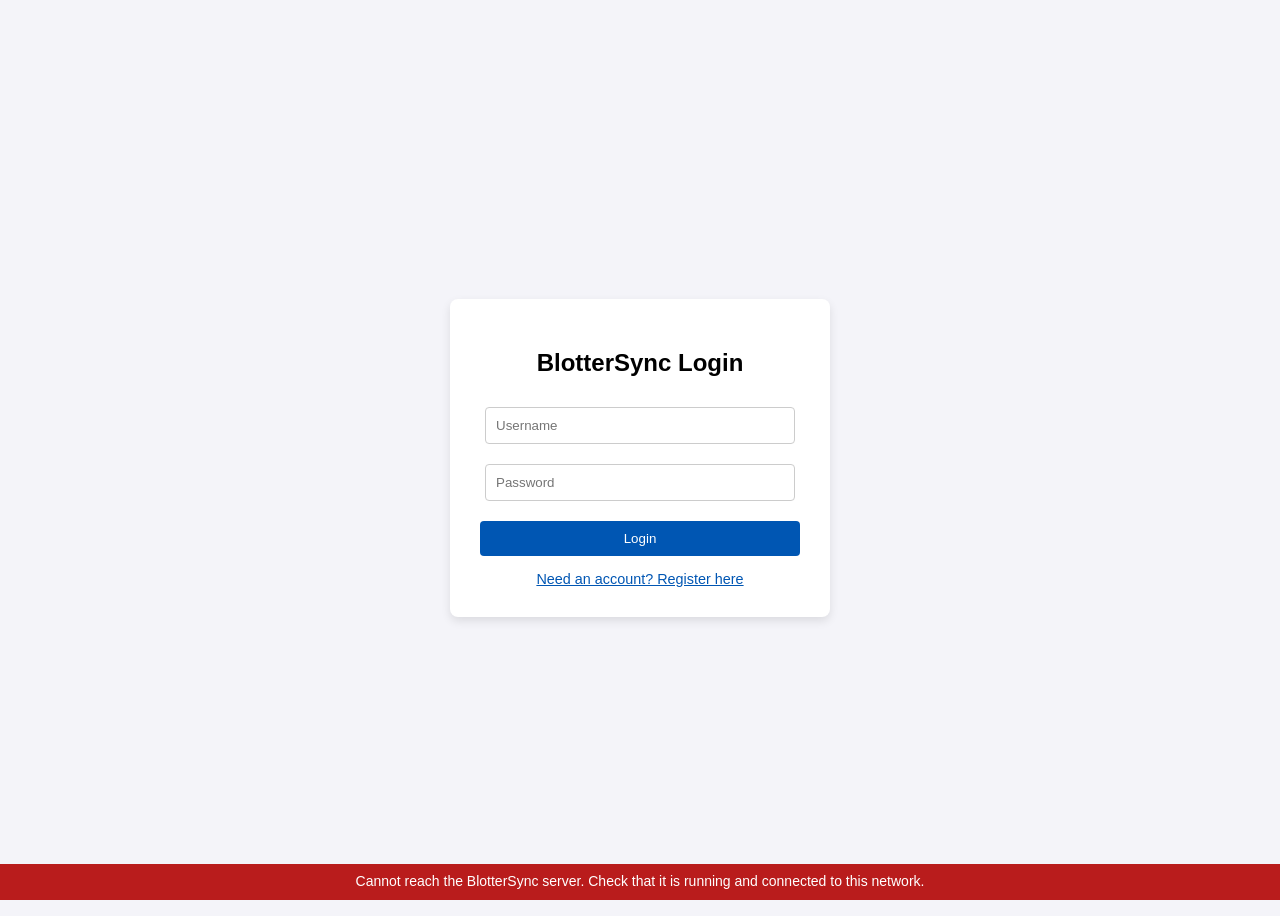
<file: index.html>
<!DOCTYPE html>
<html lang="en">
<head>
    <meta charset="UTF-8">
    <meta name="viewport" content="width=device-width, initial-scale=1.0">
    <title>BlotterSync - Authentication</title>
    <style>
        body { font-family: Arial, sans-serif; display: flex; justify-content: center; align-items: center; height: 100vh; background-color: #f4f4f9; }
        .auth-box { background: white; padding: 30px; border-radius: 8px; box-shadow: 0 4px 10px rgba(0,0,0,0.1); width: 320px; text-align: center; }
        input { width: 90%; padding: 10px; margin: 10px 0; border: 1px solid #ccc; border-radius: 4px; }
        button { width: 100%; padding: 10px; margin-top: 10px; background-color: #0056b3; color: white; border: none; border-radius: 4px; cursor: pointer; }
        button:hover { background-color: #004494; }
        .toggle-link { color: #0056b3; cursor: pointer; margin-top: 15px; display: block; font-size: 0.9em; text-decoration: underline; }
        #errorMsg, #successMsg { font-size: 0.9em; display: none; margin-top: 10px; }
        #errorMsg { color: red; }
        #successMsg { color: green; }
        .hidden { display: none; }
    </style>
</head>
<body>
    <div class="auth-box">
        <h2 id="formTitle">BlotterSync Login</h2>
        
        <!-- LOGIN FORM -->
        <form id="loginForm">
            <input type="text" id="loginUsername" placeholder="Username" required>
            <input type="password" id="loginPassword" placeholder="Password" required>
            <button type="submit">Login</button>
        </form>

        <!-- REGISTER FORM (Hidden by default) -->
        <form id="registerForm" class="hidden">
            <input type="text" id="regBadge" placeholder="Badge Number (e.g., PO1-999)" required>
            <input type="text" id="regFirst" placeholder="First Name" required>
            <input type="text" id="regLast" placeholder="Last Name" required>
            <input type="text" id="regUser" placeholder="Choose Username" required>
            <input type="password" id="regPass" placeholder="Choose Password (min. 8 characters)" minlength="8" required>
            <button type="submit">Register Account</button>
        </form>

        <p id="errorMsg"></p>
        <p id="successMsg"></p>
        <span class="toggle-link" id="toggleMode">Need an account? Register here</span>
    </div>

    <script>
        const API_BASE_URL = 'http://localhost:5180';

        const loginForm = document.getElementById('loginForm');
        const registerForm = document.getElementById('registerForm');
        const formTitle = document.getElementById('formTitle');
        const toggleBtn = document.getElementById('toggleMode');
        const errorMsg = document.getElementById('errorMsg');
        const successMsg = document.getElementById('successMsg');

        // Toggle between Login and Register views
        let isLogin = true;
        toggleBtn.addEventListener('click', () => {
            isLogin = !isLogin;
            errorMsg.style.display = 'none';
            successMsg.style.display = 'none';
            
            if (isLogin) {
                loginForm.classList.remove('hidden');
                registerForm.classList.add('hidden');
                formTitle.innerText = "BlotterSync Login";
                toggleBtn.innerText = "Need an account? Register here";
            } else {
                loginForm.classList.add('hidden');
                registerForm.classList.remove('hidden');
                formTitle.innerText = "Create Officer Account";
                toggleBtn.innerText = "Already have an account? Login here";
            }
        });

        // Handle Login Submission
        loginForm.addEventListener('submit', async (e) => {
            e.preventDefault();
            errorMsg.style.display = 'none';
            
            const username = document.getElementById('loginUsername').value;
            const password = document.getElementById('loginPassword').value;
            const submitBtn = loginForm.querySelector('button[type="submit"]');
            submitBtn.disabled = true;

            try {
                const response = await fetch(`${API_BASE_URL}/api/Auth/Login`, {
                    method: 'POST',
                    headers: { 'Content-Type': 'application/json' },
                    body: JSON.stringify({ username, password })
                });

                if (response.ok) {
                    const data = await response.json();
                    localStorage.setItem('jwtToken', data.token);
                    localStorage.setItem('userRole', data.role);
                    window.location.href = 'dashboard.html';
                } else {
                    errorMsg.innerText = "Invalid username or password.";
                    errorMsg.style.display = 'block';
                }
            } catch (error) {
                errorMsg.innerText = "Cannot connect to the API.";
                errorMsg.style.display = 'block';
            } finally {
                submitBtn.disabled = false;
            }
        });

        // Handle Registration Submission
        registerForm.addEventListener('submit', async (e) => {
            e.preventDefault();
            errorMsg.style.display = 'none';
            successMsg.style.display = 'none';

            const payload = {
                badgeNumber: document.getElementById('regBadge').value,
                firstName: document.getElementById('regFirst').value,
                lastName: document.getElementById('regLast').value,
                username: document.getElementById('regUser').value,
                password: document.getElementById('regPass').value
            };
            const submitBtn = registerForm.querySelector('button[type="submit"]');
            submitBtn.disabled = true;

            try {
                const response = await fetch(`${API_BASE_URL}/api/Auth/Register`, {
                    method: 'POST',
                    headers: { 'Content-Type': 'application/json' },
                    body: JSON.stringify(payload)
                });

                if (response.ok) {
                    successMsg.innerText = "Account created! You can now log in.";
                    successMsg.style.display = 'block';
                    registerForm.reset();
                    toggleBtn.click(); // Switch back to login view automatically
                } else {
                    let errText = '';
                    const contentType = response.headers.get('content-type') || '';
                    if (contentType.includes('json')) {
                        const errData = await response.json();
                        if (errData && errData.errors) {
                            errText = Object.values(errData.errors).flat().join(' ');
                        } else if (typeof errData === 'string') {
                            errText = errData;
                        } else if (errData && errData.title) {
                            errText = errData.title;
                        }
                    } else {
                        errText = await response.text();
                    }
                    errorMsg.innerText = errText || "Registration failed.";
                    errorMsg.style.display = 'block';
                }
            } catch (error) {
                errorMsg.innerText = "Cannot connect to the API.";
                errorMsg.style.display = 'block';
            } finally {
                submitBtn.disabled = false;
            }
        });
    </script>
    <script src="sync-status.js"></script>
</body>
</html>
</file>
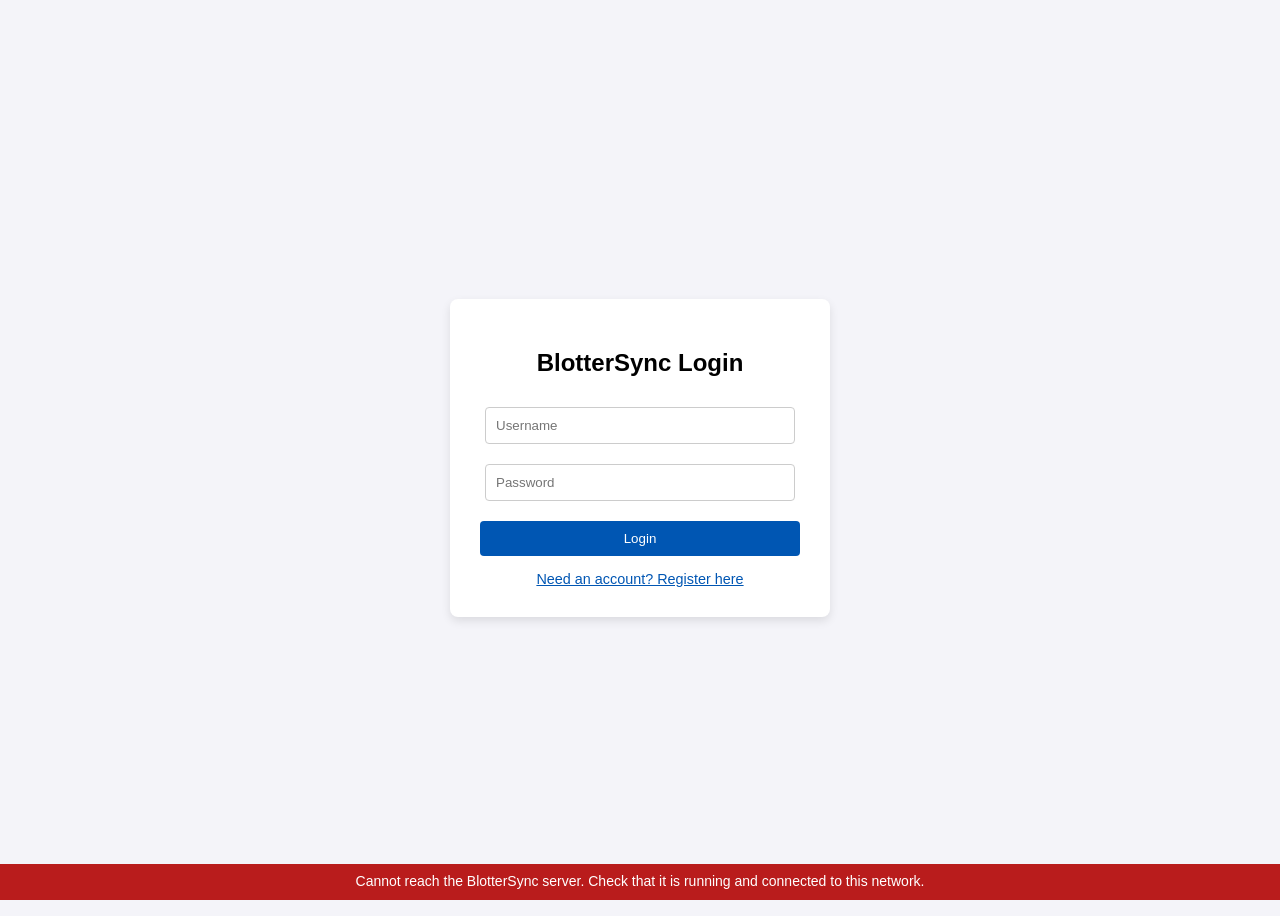
<file: dashboard.html>
<!DOCTYPE html>
<html lang="en">
<head>
    <meta charset="UTF-8">
    <meta name="viewport" content="width=device-width, initial-scale=1.0">
    <title>BlotterSync | Administrator Dashboard</title>
    <link rel="stylesheet" href="https://cdnjs.cloudflare.com/ajax/libs/font-awesome/6.4.0/css/all.min.css">

    <style>
        :root {
            --primary: #1e293b;
            --secondary: #334155;
            --accent: #2563eb;
            --success: #16a34a;
            --warning: #eab308;
            --danger: #dc2626;
            --bg-main: #f8fafc;
            --text-dark: #0f172a;
            --text-light: #f8fafc;
        }

        * { margin: 0; padding: 0; box-sizing: border-box; font-family: 'Segoe UI', Tahoma, Geneva, Verdana, sans-serif; }
        body { display: flex; height: 100vh; background-color: var(--bg-main); overflow: hidden; }

        /* Sidebar Navigation */
        .sidebar { width: 280px; background-color: var(--primary); color: var(--text-light); display: flex; flex-direction: column; }
        .sidebar-header { padding: 25px 20px; text-align: center; border-bottom: 1px solid var(--secondary); }
        .sidebar-header h2 { font-size: 1.4rem; font-weight: 700; color: #60a5fa; letter-spacing: 1px; }
        .sidebar-header p { font-size: 0.85rem; color: #94a3b8; margin-top: 5px; text-transform: uppercase; letter-spacing: 0.5px; }
        
        .nav-menu { list-style: none; padding: 20px 0; flex-grow: 1; }
        .nav-item { padding: 15px 25px; display: flex; align-items: center; gap: 15px; color: #cbd5e1; text-decoration: none; transition: 0.2s; border-left: 4px solid transparent; cursor: pointer; }
        .nav-item:hover, .nav-item.active { background-color: var(--secondary); color: white; border-left-color: var(--accent); }
        .nav-item i { width: 20px; font-size: 1.1rem; text-align: center; }

        /* Main Content Area */
        .main-content { flex-grow: 1; display: flex; flex-direction: column; overflow-y: auto; }
        .top-header { background: white; padding: 15px 30px; display: flex; justify-content: space-between; align-items: center; box-shadow: 0 1px 3px rgba(0,0,0,0.1); z-index: 10; }
        .user-info { display: flex; align-items: center; gap: 15px; }
        .user-info span { font-weight: 600; color: var(--text-dark); }
        .btn-logout { background: #ef4444; color: white; border: none; padding: 8px 15px; border-radius: 5px; cursor: pointer; font-weight: bold; transition: 0.2s; }
        .btn-logout:hover { background: #dc2626; }

        /* Dashboard Container & View Management */
        .dashboard-container { padding: 30px; flex-grow: 1; }
        .view-section { display: none; } /* Hides all sections by default */
        .view-section.active { display: block; } /* Shows only the active section */
        
        .section-header { display: flex; justify-content: space-between; align-items: center; margin-bottom: 25px; }
        .btn-primary { background: var(--accent); color: white; border: none; padding: 10px 20px; border-radius: 6px; cursor: pointer; font-weight: 600; display: flex; align-items: center; gap: 8px; transition: 0.2s; }
        .btn-primary:hover { background: #1d4ed8; }

        /* Stats Grid */
        .stats-grid { display: grid; grid-template-columns: repeat(auto-fit, minmax(250px, 1fr)); gap: 20px; margin-bottom: 30px; }
        .stat-card { background: white; padding: 20px; border-radius: 8px; box-shadow: 0 2px 4px rgba(0,0,0,0.05); display: flex; align-items: center; gap: 20px; border-left: 4px solid var(--accent); }
        .stat-card.success { border-left-color: var(--success); }
        .stat-card.warning { border-left-color: var(--warning); }
        .stat-icon { font-size: 2rem; color: #94a3b8; }
        .stat-details h4 { color: #64748b; font-size: 0.9rem; font-weight: 600; text-transform: uppercase; }
        .stat-details h2 { color: var(--text-dark); font-size: 1.8rem; margin-top: 5px; }

        /* Data Table & Cards */
        .card { background: white; border-radius: 8px; box-shadow: 0 2px 4px rgba(0,0,0,0.05); overflow: hidden; margin-bottom: 20px; }
        .card-header { padding: 15px 20px; border-bottom: 1px solid #e2e8f0; background: #f8fafc; font-weight: 600; color: var(--text-dark); display: flex; justify-content: space-between; }
        .card-body { padding: 20px; }
        table { width: 100%; border-collapse: collapse; text-align: left; }
        th { padding: 15px 20px; color: #64748b; font-weight: 600; font-size: 0.85rem; text-transform: uppercase; border-bottom: 2px solid #e2e8f0; }
        td { padding: 15px 20px; border-bottom: 1px solid #e2e8f0; font-size: 0.95rem; color: #334155; }
        tr:hover { background-color: #f1f5f9; }
        .badge { padding: 5px 12px; border-radius: 20px; font-size: 0.75rem; font-weight: bold; }
        .badge-pending { background: #fef08a; color: #854d0e; }
        .badge-resolved { background: #bbf7d0; color: #166534; }
        .badge-other { background: #e2e8f0; color: #334155; }

        /* Map Placeholder */
        .map-container { width: 100%; height: 400px; background-color: #e2e8f0; border-radius: 8px; display: flex; justify-content: center; align-items: center; color: #64748b; font-size: 1.2rem; flex-direction: column; gap: 10px;}
        
        /* Modal Overlay */
        .modal { display: none; position: fixed; top: 0; left: 0; width: 100%; height: 100%; background: rgba(0,0,0,0.6); justify-content: center; align-items: center; z-index: 1000; }
        .modal-content { background: white; padding: 30px; border-radius: 10px; width: 550px; box-shadow: 0 10px 25px rgba(0,0,0,0.2); }
        .modal-header { display: flex; justify-content: space-between; align-items: center; margin-bottom: 20px; border-bottom: 1px solid #e2e8f0; padding-bottom: 10px; }
        .close-btn { background: none; border: none; font-size: 1.5rem; cursor: pointer; color: #94a3b8; transition: 0.2s; }
        .close-btn:hover { color: #ef4444; }

        /* Form Styling */
        .form-row { display: grid; grid-template-columns: 1fr 1fr; gap: 15px; }
        .form-group { margin-bottom: 15px; }
        .form-group label { display: block; margin-bottom: 6px; font-weight: 600; font-size: 0.85rem; color: #475569; }
        .form-control { width: 100%; padding: 10px; border: 1px solid #cbd5e1; border-radius: 6px; font-size: 0.95rem; }
        .btn-submit { width: 100%; background: var(--success); color: white; border: none; padding: 12px; border-radius: 6px; font-size: 1rem; font-weight: bold; cursor: pointer; margin-top: 10px; transition: 0.2s; }

        .footer { text-align: center; padding: 15px; color: #94a3b8; font-size: 0.8rem; border-top: 1px solid #e2e8f0; }
    </style>
</head>
<body>

    <!-- Sidebar Navigation -->
    <aside class="sidebar">
        <div class="sidebar-header">
            <h2><i class="fa-solid fa-shield-halved"></i> BlotterSync</h2>
            <p>Barangay Malanday</p>
        </div>
        <ul class="nav-menu">
            <li class="nav-item active" onclick="switchView('blotterView', this)"><i class="fa-solid fa-folder-open"></i> Digital Blotter</li>
            <li class="nav-item" onclick="switchView('analyticsView', this)"><i class="fa-solid fa-map-location-dot"></i> Spatial Analytics</li>
            <li class="nav-item" onclick="switchView('reportsView', this)"><i class="fa-solid fa-file-invoice"></i> Reports Generation</li>
            <li class="nav-item" onclick="switchView('notificationsView', this)"><i class="fa-solid fa-bell"></i> Notifications</li>
        </ul>
    </aside>

    <!-- Main Content -->
    <main class="main-content">
        <header class="top-header">
            <h3 id="headerTitle">Command Center</h3>
            <div class="user-info">
                <span id="welcomeMsg"><i class="fa-solid fa-user-circle"></i> Loading...</span>
                <button class="btn-logout" onclick="logout()"><i class="fa-solid fa-right-from-bracket"></i></button>
            </div>
        </header>

        <div class="dashboard-container">
            
            <!-- VIEW 1: DIGITAL BLOTTER -->
            <div id="blotterView" class="view-section active">
                <div class="section-header">
                    <h2>Incident Management</h2>
                    <button class="btn-primary" onclick="openModal()"><i class="fa-solid fa-plus"></i> Encode New Blotter</button>
                </div>

                <div class="stats-grid">
                    <div class="stat-card">
                        <div class="stat-icon"><i class="fa-solid fa-file-lines"></i></div>
                        <div class="stat-details">
                            <h4>Total Cases</h4>
                            <h2 id="totalCases">0</h2>
                        </div>
                    </div>
                    <div class="stat-card warning">
                        <div class="stat-icon"><i class="fa-solid fa-clock-rotate-left"></i></div>
                        <div class="stat-details">
                            <h4>Pending Resolution</h4>
                            <h2 id="pendingCases">0</h2>
                        </div>
                    </div>
                    <div class="stat-card success">
                        <div class="stat-icon"><i class="fa-solid fa-check-double"></i></div>
                        <div class="stat-details">
                            <h4>Resolved Cases</h4>
                            <h2 id="resolvedCases">0</h2>
                        </div>
                    </div>
                </div>

                <div class="card">
                    <div class="card-header">Recent Blotter Entries</div>
                    <table>
                        <thead>
                            <tr>
                                <th>Tracking No.</th>
                                <th>Date & Time</th>
                                <th>Location</th>
                                <th>Status</th>
                                <th>Narrative Summary</th>
                            </tr>
                        </thead>
                        <tbody id="recordsTableBody">
                            <!-- Records populate here -->
                        </tbody>
                    </table>
                </div>
            </div>

            <!-- VIEW 2: SPATIAL ANALYTICS -->
            <div id="analyticsView" class="view-section">
                <div class="section-header">
                    <h2>Crime Heat Map & Analytics</h2>
                </div>
                <div class="card">
                    <div class="card-header">Barangay Malanday - Live Geographic Hotspots</div>
                    <div class="card-body">
                        <!-- Simulated Map Integration -->
                        <div class="map-container">
                            <i class="fa-solid fa-map-location-dot" style="font-size: 3rem; color: #94a3b8;"></i>
                            <p>API Integration to Google Maps / GIS goes here.</p>
                            <p style="font-size: 0.9rem;">Heatmap dynamically populates based on BlotterSync location data.</p>
                        </div>
                    </div>
                </div>
            </div>

            <!-- VIEW 3: REPORTS GENERATION -->
            <div id="reportsView" class="view-section">
                <div class="section-header">
                    <h2>Automated Reports Generation</h2>
                </div>
                <div class="card">
                    <div class="card-header">Export Official Documents</div>
                    <div class="card-body" style="display: flex; gap: 20px;">
                        <button class="btn-primary" style="background-color: var(--danger);" onclick="window.print()"><i class="fa-solid fa-file-pdf"></i> Export Monthly Blotter (PDF)</button>
                        <button class="btn-primary" style="background-color: var(--success);" onclick="exportToCSV()"><i class="fa-solid fa-file-excel"></i> Export Analytics Data (CSV)</button>
                    </div>
                </div>
            </div>

            <!-- VIEW 4: NOTIFICATIONS -->
            <div id="notificationsView" class="view-section">
                <div class="section-header">
                    <h2>System Notifications</h2>
                </div>
                <div class="card">
                    <div class="card-header">Recent Activity Alerts</div>
                    <div class="card-body">
                        <ul style="list-style: none;">
                            <li style="padding: 15px; border-bottom: 1px solid #e2e8f0;"><i class="fa-solid fa-circle-exclamation" style="color: var(--warning); margin-right: 10px;"></i> <strong>New Incident Encoded:</strong> Theft reported at Zone 1 (Just now)</li>
                            <li style="padding: 15px; border-bottom: 1px solid #e2e8f0;"><i class="fa-solid fa-check-circle" style="color: var(--success); margin-right: 10px;"></i> <strong>Case Resolved:</strong> Tracking No. BS-20261009-ABC has been closed. (2 hrs ago)</li>
                            <li style="padding: 15px;"><i class="fa-solid fa-server" style="color: var(--accent); margin-right: 10px;"></i> <strong>System Alert:</strong> Weekly automated backup completed successfully. (1 day ago)</li>
                        </ul>
                        <button class="btn-primary" style="margin-top: 15px;" onclick="broadcastAnnouncement()">Post Announcement</button>
                    </div>
                </div>
            </div>

        </div>

        <footer class="footer">
            System developed by Eries Gil P. Guna | BSIT 3-8 | BlotterSync Kiosk Architecture
        </footer>
    </main>

    <!-- Create Blotter Modal (Unchanged) -->
    <div id="blotterModal" class="modal">
        <div class="modal-content">
            <div class="modal-header">
                <h3><i class="fa-solid fa-pen-to-square"></i> Encode Digital Blotter</h3>
                <button class="close-btn" onclick="closeModal()"><i class="fa-solid fa-xmark"></i></button>
            </div>
            <form id="createBlotterForm">
                <div class="form-row">
                    <div class="form-group">
                        <label>Incident Category</label>
                        <select id="categoryId" class="form-control" required>
                            <option value="1">Theft / Robbery</option>
                            <option value="2">Physical Injury / Assault</option>
                            <option value="3">Domestic Dispute</option>
                            <option value="4">Vandalism / Property Damage</option>
                            <option value="5">Disturbance of Peace / Noise</option>
                            <option value="6">Harassment</option>
                            <option value="7">Trespassing</option>
                            <option value="8">Fraud / Estafa</option>
                            <option value="9">Lost and Found</option>
                            <option value="10">Boundary Dispute</option>
                            <option value="17">Cyberbullying / Online Threats</option>
                            <option value="11">Other / Miscellaneous</option>
                        </select>
                    </div>
                    <div class="form-group">
                        <label>Complainant ID</label>
                        <input type="number" id="complainantId" class="form-control" value="1" required>
                    </div>
                </div>
                <div class="form-row">
                    <div class="form-group">
                        <label>Incident Date</label>
                        <input type="datetime-local" id="incidentDate" class="form-control" required>
                    </div>
                    <div class="form-group">
                        <label>Location (Malanday Zone)</label>
                        <input type="text" id="location" class="form-control" placeholder="e.g., Zone 1" required>
                    </div>
                </div>
                <hr style="border: 0; border-top: 1px solid #e2e8f0; margin: 15px 0;">
                <p style="font-size: 0.85rem; color: #64748b; margin-bottom: 10px; font-weight: bold;">INCIDENT NARRATIVE (5 Ws & 1 H)</p>

                <div class="form-group">
                    <label>What happened? (The Offense)</label>
                    <textarea id="narrativeWhat" class="form-control" placeholder="Describe the specific action or crime..." required style="min-height: 50px;"></textarea>
                </div>
                <div class="form-group">
                    <label>Why did it happen? (Motive / Context)</label>
                    <textarea id="narrativeWhy" class="form-control" placeholder="Describe the argument, motive, or preceding events..." required style="min-height: 50px;"></textarea>
                </div>
                <div class="form-group">
                    <label>How did it happen? (Sequence of Events)</label>
                    <textarea id="narrativeHow" class="form-control" placeholder="Describe exactly how the incident was carried out..." required style="min-height: 70px;"></textarea>
                </div>
                <button type="submit" class="btn-submit">Submit Official Record</button>
            </form>
        </div>
    </div>

    <script>
        const API_BASE_URL = 'http://localhost:5180';
        const token = localStorage.getItem('jwtToken');
        const role = localStorage.getItem('userRole');

        if (!token) {
            window.location.href = 'index.html';
        }

        function escapeHtml(str) {
            return String(str ?? '')
                .replace(/&/g, '&amp;')
                .replace(/</g, '&lt;')
                .replace(/>/g, '&gt;')
                .replace(/"/g, '&quot;')
                .replace(/'/g, '&#39;');
        }

        document.getElementById('welcomeMsg').innerHTML = `<i class="fa-solid fa-user-shield"></i> Active ${escapeHtml(role)}`;

        // View Switching Logic
        function switchView(viewId, element) {
            // Remove active class from all views and nav items
            document.querySelectorAll('.view-section').forEach(view => view.classList.remove('active'));
            document.querySelectorAll('.nav-item').forEach(nav => nav.classList.remove('active'));
            
            // Add active class to selected view and nav item
            document.getElementById(viewId).classList.add('active');
            element.classList.add('active');
        }

        async function loadCategories() {
            const select = document.getElementById('categoryId');
            try {
                const response = await fetch(`${API_BASE_URL}/api/Categories`);
                if (response.ok) {
                    const data = await response.json();
                    if (data && data.length > 0) {
                        select.innerHTML = data.map(c => 
                            `<option value="${c.categoryId}">${escapeHtml(c.name)}</option>`
                        ).join('');
                    }
                }
            } catch (err) {
                console.warn("Could not load dynamic categories, fallback options remain active.", err);
            }
        }

        async function loadRecords() {
            try {
                const response = await fetch(`${API_BASE_URL}/api/BlotterRecords`, {
                    headers: { 'Authorization': `Bearer ${token}` }
                });

                if (response.ok) {
                    const records = await response.json();
                    currentRecords = records;
                    const tableBody = document.getElementById('recordsTableBody');
                    let rowsHtml = '';
                    
                    let pendingCount = 0;
                    let resolvedCount = 0;

                    records.forEach(record => {
                        if(record.status === "Pending") pendingCount++;
                        if(record.status === "Resolved") resolvedCount++;

                        const dateObj = new Date(record.incidentDate);
                        let statusBadgeClass = "badge badge-other";
                        if (record.status === "Pending") statusBadgeClass = "badge badge-pending";
                        else if (record.status === "Resolved") statusBadgeClass = "badge badge-resolved";

                        rowsHtml += `
                            <tr>
                                <td><strong>${escapeHtml(record.trackingNumber)}</strong></td>
                                <td>${dateObj.toLocaleDateString()} ${dateObj.toLocaleTimeString([], {hour: '2-digit', minute:'2-digit'})}</td>
                                <td>${escapeHtml(record.location)}</td>
                                <td><span class="${statusBadgeClass}">${escapeHtml(record.status)}</span></td>
                                <td style="white-space: pre-line;">${escapeHtml(record.narrative)}</td>
                            </tr>
                        `;
                    });

                    tableBody.innerHTML = rowsHtml;

                    document.getElementById('totalCases').innerText = records.length;
                    document.getElementById('pendingCases').innerText = pendingCount;
                    document.getElementById('resolvedCases').innerText = resolvedCount;

                } else if (response.status === 401) {
                    logout();
                }
            } catch (error) {
                console.error("Failed to load records:", error);
            }
        }

        document.getElementById('createBlotterForm').addEventListener('submit', async (e) => {
            e.preventDefault();

            // Format the 5Ws and 1H into a clean, official report structure
            const whatText = document.getElementById('narrativeWhat').value;
            const whyText = document.getElementById('narrativeWhy').value;
            const howText = document.getElementById('narrativeHow').value;
            
            const structuredNarrative = `WHAT: ${whatText} \nWHY: ${whyText} \nHOW: ${howText}`;

            const complainantId = parseInt(document.getElementById('complainantId').value);

            const payload = {
                categoryId: parseInt(document.getElementById('categoryId').value),
                complainantId: Number.isNaN(complainantId) ? null : complainantId, // The 'Who' (Victim)
                respondentId: null, 
                incidentDate: document.getElementById('incidentDate').value, // The 'When'
                location: document.getElementById('location').value, // The 'Where'
                narrative: structuredNarrative // The combined What, Why, and How
            };

            try {
                const response = await fetch(`${API_BASE_URL}/api/BlotterRecords`, {
                    method: 'POST',
                    headers: {
                        'Content-Type': 'application/json',
                        'Authorization': `Bearer ${token}`
                    },
                    body: JSON.stringify(payload)
                });

                if (response.ok) {
                    closeModal();
                    loadRecords(); 
                    document.getElementById('createBlotterForm').reset();
                    alert("Blotter encoded successfully.");
                } else if (response.status === 401) {
                    logout();
                } else {
                    const errText = await response.text();
                    alert(errText || "Failed to save record.");
                }
            } catch (error) {
                alert("API Connection Error");
            }
        });

        function openModal() { document.getElementById('blotterModal').style.display = 'flex'; }
        function closeModal() { document.getElementById('blotterModal').style.display = 'none'; }
        
        window.onclick = function(event) {
            const modal = document.getElementById('blotterModal');
            if (event.target === modal) closeModal();
        }

        function logout() {
            localStorage.clear();
            window.location.href = 'index.html';
        }

        loadRecords();
        loadCategories();

        async function exportToCSV() {
            // Fetch with the JWT (a plain navigation would not send the Authorization header)
            try {
                const response = await fetch(`${API_BASE_URL}/api/BlotterRecords/Export`, {
                    headers: { 'Authorization': `Bearer ${token}` }
                });

                if (response.ok) {
                    const blob = await response.blob();
                    let filename = 'BlotterReport.csv';
                    const disposition = response.headers.get('Content-Disposition');
                    if (disposition) {
                        const match = /filename\*?=(?:UTF-8'')?"?([^";]+)"?/i.exec(disposition);
                        if (match) filename = decodeURIComponent(match[1]);
                    }

                    const url = URL.createObjectURL(blob);
                    const a = document.createElement('a');
                    a.href = url;
                    a.download = filename;
                    document.body.appendChild(a);
                    a.click();
                    a.remove();
                    URL.revokeObjectURL(url);
                } else if (response.status === 403) {
                    alert("Only administrators can export reports.");
                } else {
                    alert("Export failed.");
                }
            } catch (error) {
                alert("Export failed.");
            }
        }

        async function broadcastAnnouncement() {
            const msg = prompt("Enter the Community Announcement to display on the Kiosk:");
            if (msg && msg.trim()) {
                try {
                    const response = await fetch(`${API_BASE_URL}/api/Announcements`, {
                        method: 'POST',
                        headers: { 
                            'Content-Type': 'application/json',
                            'Authorization': `Bearer ${token}`
                        },
                        body: JSON.stringify(msg)
                    });

                    if (response.ok) {
                        alert("Announcement successfully saved to database and broadcasted!");
                    } else if (response.status === 401) {
                        logout();
                    } else {
                        alert("Failed to broadcast announcement.");
                    }
                } catch (error) {
                    alert("API Connection Error");
                }
            }
        }

    </script>
    <script src="sync-status.js"></script>
</body>
</html>
</file>
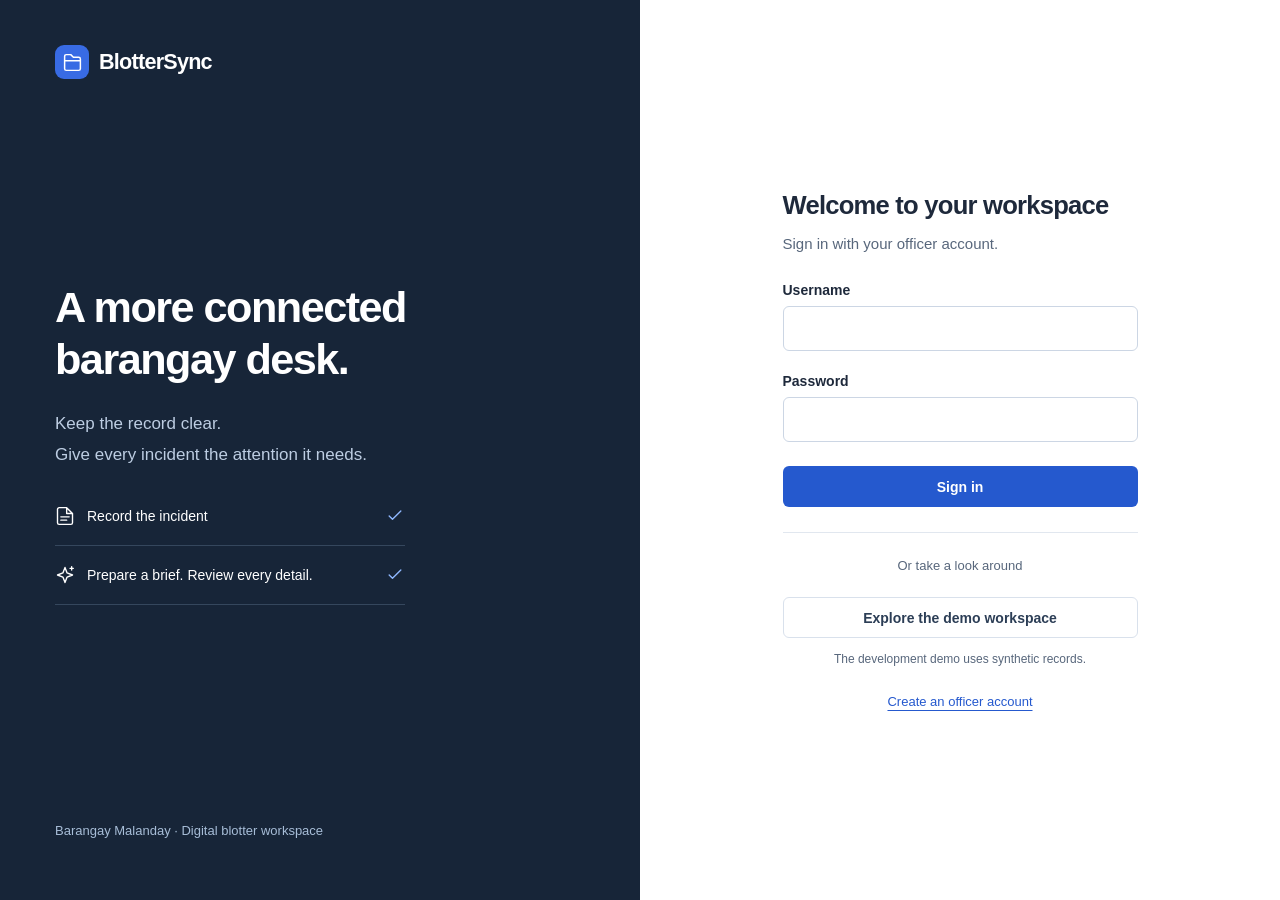
<file: BlotterSync/wwwroot/workspace.html>
<!doctype html>
<html lang="en">
  <head>
    <meta charset="utf-8" />
    <meta name="viewport" content="width=device-width,initial-scale=1" />
    <meta
      name="description"
      content="BlotterSync officer workspace. Record incidents, prepare reviewed briefs, and keep your barangay desk in sync."
    />
    <title>BlotterSync · Officer workspace</title>
    <link rel="stylesheet" href="workspace.css" />
    <script src="workspace.js" defer></script>
  </head>
  <body>
    <svg
      class="icon-library"
      aria-hidden="true"
      xmlns="http://www.w3.org/2000/svg"
    >
      <defs>
        <symbol id="i-chat" viewBox="0 0 24 24">
          <path d="M20 11.5a7 7 0 0 1-7 7H5l1.6-3.2A7 7 0 1 1 20 11.5Z" />
          <path d="M9 10h6M9 13h4" />
        </symbol>
        <symbol id="i-grid" viewBox="0 0 24 24">
          <rect x="3" y="3" width="7" height="7" rx="1.5" />
          <rect x="14" y="3" width="7" height="7" rx="1.5" />
          <rect x="3" y="14" width="7" height="7" rx="1.5" />
          <rect x="14" y="14" width="7" height="7" rx="1.5" />
        </symbol>
        <symbol id="i-folder" viewBox="0 0 24 24">
          <path
            d="M3 7V5a2 2 0 0 1 2-2h5l3 3h6a2 2 0 0 1 2 2v11a2 2 0 0 1-2 2H5a2 2 0 0 1-2-2Z"
          />
          <path d="M3 10h18" />
        </symbol>
        <symbol id="i-spark" viewBox="0 0 24 24">
          <path d="m12 3 2.5 6.5L21 12l-6.5 2.5L12 21l-2.5-6.5L3 12l6.5-2.5Z" />
          <path d="M20 2v4m-2-2h4" />
        </symbol>
        <symbol id="i-history" viewBox="0 0 24 24">
          <path d="M3 11a9 9 0 1 1 2.6 7M3 4v7h7M12 7v5l3 2" />
        </symbol>
        <symbol id="i-sync" viewBox="0 0 24 24">
          <path
            d="M20 7a9 9 0 0 0-15-2L2 8m0-6v6h6m-4 9a9 9 0 0 0 15 2l3-3m0 6v-6h-6"
          />
        </symbol>
        <symbol id="i-plus" viewBox="0 0 24 24">
          <path d="M12 5v14M5 12h14" />
        </symbol>
        <symbol id="i-search" viewBox="0 0 24 24">
          <circle cx="10.5" cy="10.5" r="6.5" />
          <path d="m16 16 5 5" />
        </symbol>
        <symbol id="i-file" viewBox="0 0 24 24">
          <path
            d="M14 2H5a2 2 0 0 0-2 2v16a2 2 0 0 0 2 2h14a2 2 0 0 0 2-2V9Zm0 0v7h7M7 13h10M7 17h7"
          />
        </symbol>
        <symbol id="i-check" viewBox="0 0 24 24">
          <path d="m5 12 4 4L19 6" />
        </symbol>
        <symbol id="i-clock" viewBox="0 0 24 24">
          <circle cx="12" cy="12" r="9" />
          <path d="M12 7v5l3 2" />
        </symbol>
        <symbol id="i-chevron" viewBox="0 0 24 24">
          <path d="m9 5 7 7-7 7" />
        </symbol>
        <symbol id="i-close" viewBox="0 0 24 24">
          <path d="m6 6 12 12M6 18 18 6" />
        </symbol>
        <symbol id="i-menu" viewBox="0 0 24 24">
          <path d="M4 6h16M4 12h16M4 18h16" />
        </symbol>
        <symbol id="i-logout" viewBox="0 0 24 24">
          <path d="M9 3H4v18h5m5-14 5 5-5 5m-7-5h12" />
        </symbol>
        <symbol id="i-pin" viewBox="0 0 24 24">
          <path d="M19 10c0 5-7 11-7 11S5 15 5 10a7 7 0 0 1 14 0Z" />
          <circle cx="12" cy="10" r="2" />
        </symbol>
        <symbol id="i-shield" viewBox="0 0 24 24">
          <path d="m12 3 8 3v6c0 5-8 9-8 9s-8-4-8-9V6Z" />
          <path d="m8 12 3 3 5-6" />
        </symbol>
      </defs>
    </svg>
    <div id="auth" class="auth-page" hidden>
      <div class="auth-story">
        <a class="brand" href="workspace.html"
          ><span class="brand-mark"
            ><svg><use href="#i-folder" /></svg></span
          >BlotterSync</a
        >
        <div>
          <h1>A more connected<br />barangay desk.</h1>
          <p>
            Keep the record clear.<br />Give every incident the attention it
            needs.
          </p>
          <div class="auth-example">
            <svg class="icon"><use href="#i-file" /></svg
            ><span>Record the incident</span
            ><svg class="icon"><use href="#i-check" /></svg>
          </div>
          <div class="auth-example">
            <svg class="icon"><use href="#i-spark" /></svg
            ><span>Prepare a brief. Review every detail.</span
            ><svg class="icon"><use href="#i-check" /></svg>
          </div>
        </div>
        <p class="auth-foot">Barangay Malanday · Digital blotter workspace</p>
      </div>
      <section class="auth-form-wrap">
        <form id="login-form" class="auth-form">
          <h2>Welcome to your workspace</h2>
          <p>Sign in with your officer account.</p>
          <label for="username">Username</label
          ><input
            id="username"
            name="username"
            autocomplete="username"
            required
            maxlength="50"
          />
          <label for="password">Password</label
          ><input
            id="password"
            name="password"
            type="password"
            autocomplete="current-password"
            required
          />
          <button type="submit" class="button primary">Sign in</button>
          <p id="login-error" class="error" role="alert"></p>
          <div class="auth-divider">Or take a look around</div>
          <button type="button" id="demo-login" class="button secondary">
            Explore the demo workspace</button
          ><small>The development demo uses synthetic records.</small
          ><a href="index.html">Create an officer account</a>
        </form>
      </section>
    </div>
    <div id="shell" class="app-shell" hidden>
      <aside id="sidebar" class="sidebar">
        <a class="brand" href="workspace.html"
          ><span class="brand-mark"
            ><svg><use href="#i-folder" /></svg></span
          >BlotterSync</a
        >
        <div class="barangay">
          <svg class="icon"><use href="#i-pin" /></svg
          ><span>Barangay Malanday<small>Officer workspace</small></span>
        </div>
        <nav aria-label="Workspace">
          <button data-nav="overview" class="nav-button active">
            <svg class="icon"><use href="#i-grid" /></svg>Overview
          </button>
          <button data-nav="incidents" class="nav-button">
            <svg class="icon"><use href="#i-folder" /></svg>Incident
            register<span id="nav-count" class="nav-count">0</span>
          </button>
          <button data-nav="chat" class="nav-button">
            <svg class="icon"><use href="#i-chat" /></svg>Desk Chat
          </button>
          <button data-nav="intake" class="nav-button">
            <svg class="icon"><use href="#i-spark" /></svg>Intake assistant
          </button>
          <button data-nav="history" class="nav-button">
            <svg class="icon"><use href="#i-history" /></svg>Agent history
          </button>
          <button data-nav="settings" class="nav-button">
            <svg class="icon"><use href="#i-sync" /></svg>Connections
          </button>
        </nav>
        <div class="sidebar-bottom">
          <div class="desk-note">
            <svg class="icon"><use href="#i-shield" /></svg>
            <p>
              Your judgment comes first.<small
                >Every generated draft stays in review until you decide.</small
              >
            </p>
          </div>
          <a href="dashboard.html">Legacy dashboard</a
          ><a href="kiosk.html">Community kiosk</a>
          <div class="profile">
            <span id="avatar" class="avatar">DO</span>
            <div>
              <strong id="profile-name">Desk officer</strong
              ><small id="profile-role">Officer</small>
            </div>
            <button id="logout" class="icon-button" aria-label="Sign out">
              <svg class="icon"><use href="#i-logout" /></svg>
            </button>
          </div>
        </div>
      </aside>
      <div class="main-shell">
        <header class="topbar">
          <div class="breadcrumb">
            <button
              id="menu-toggle"
              class="icon-button mobile-only"
              aria-label="Toggle navigation"
              aria-expanded="false"
            >
              <svg class="icon"><use href="#i-menu" /></svg></button
            ><span>Workspace</span><span class="slash">/</span
            ><strong id="breadcrumb">Overview</strong>
          </div>
          <div class="topbar-right">
            <span id="cloud-status" class="connection">Checking connection</span
            ><span id="today"></span>
          </div>
        </header>
        <main id="main">
          <div id="demo-banner" class="demo-banner" hidden>
            Demo workspace
            <span
              >All incident records are synthetic. Changes stay in this
              development database.</span
            >
          </div>
          <div id="global-error" class="error-banner" role="alert" hidden></div>
          <div class="page-heading">
            <div>
              <h1 id="page-title">Incident overview</h1>
              <p id="page-description">
                A clear view of your records and the work ahead.
              </p>
            </div>
            <button id="new-incident" class="button primary">
              <svg class="icon"><use href="#i-plus" /></svg>New incident
            </button>
          </div>
          <div id="page-content" aria-live="polite">
            <p class="loading-text">Loading your incident workspace…</p>
          </div>
        </main>
        <footer class="workspace-footer">
          <span>BlotterSync · Barangay Malanday</span
          ><span>Every record matters.</span>
        </footer>
      </div>
    </div>
    <div id="toast" class="toast" role="status" hidden></div>
  </body>
</html>
</file>
<file: BlotterSync/wwwroot/workspace.css>
:root {
  font-family:
    "Segoe UI",
    -apple-system,
    BlinkMacSystemFont,
    Arial,
    sans-serif;
  color: #1e293b;
  background: #f6f8fb;
  font-size: 16px;
  --ink: #1e293b;
  --muted: #58677c;
  --line: #e1e7ef;
  --blue: #2559ce;
  --blue-hover: #1944a5;
  --surface: #fff;
  --radius: 12px;
}
* {
  box-sizing: border-box;
}
body {
  margin: 0;
}
button,
input,
textarea,
select {
  font: inherit;
}
button,
a,
input,
textarea,
select {
  -webkit-tap-highlight-color: transparent;
}
button,
a {
  touch-action: manipulation;
}
button {
  cursor: pointer;
}
button:disabled {
  cursor: wait;
  opacity: 0.6;
}
a {
  color: var(--blue);
  text-underline-offset: 4px;
}
button:focus-visible,
a:focus-visible,
input:focus-visible,
textarea:focus-visible,
select:focus-visible,
summary:focus-visible {
  outline: 3px solid #5686f0;
  outline-offset: 3px;
}
::selection {
  background: #cbddff;
  color: #122950;
}
[hidden] {
  display: none !important;
}
.icon-library {
  position: absolute;
  width: 0;
  height: 0;
  overflow: hidden;
}
.icon {
  height: 20px;
  width: 20px;
  fill: none;
  stroke: currentColor;
  stroke-width: 1.65;
  stroke-linecap: round;
  stroke-linejoin: round;
  flex-shrink: 0;
}
.app-shell {
  display: flex;
  min-height: 100vh;
}
.sidebar {
  width: 232px;
  flex: 0 0 232px;
  background: #172538;
  color: #d1dceb;
  padding: 28px 16px 0;
  display: flex;
  flex-direction: column;
  position: sticky;
  top: 0;
  height: 100vh;
}
.brand {
  display: flex;
  align-items: center;
  gap: 10px;
  font-size: 1.35rem;
  font-weight: 700;
  letter-spacing: -0.035em;
  text-decoration: none;
  color: white;
  padding: 0 8px;
}
.brand-mark {
  width: 34px;
  height: 34px;
  border-radius: 9px;
  background: #386be4;
  display: grid;
  place-items: center;
  color: white;
}
.brand-mark svg {
  width: 21px;
  height: 21px;
  fill: none;
  stroke: currentColor;
  stroke-width: 1.7;
  stroke-linejoin: round;
}
.barangay {
  display: flex;
  align-items: flex-start;
  gap: 9px;
  margin: 30px 8px 28px;
  font-size: 0.875rem;
  color: #ecf1fa;
}
.barangay .icon {
  width: 17px;
  margin-top: 1px;
  color: #a9bcd8;
}
.barangay small {
  display: block;
  margin-top: 4px;
  color: #a9bbd1;
  font-size: 0.8125rem;
}
.sidebar nav {
  display: grid;
  gap: 6px;
}
.nav-button {
  display: flex;
  align-items: center;
  gap: 11px;
  min-height: 46px;
  padding: 11px 13px;
  color: #b9c8dc;
  background: transparent;
  border: 0;
  border-radius: 7px;
  text-align: left;
  font-size: 0.875rem;
}
.nav-button:hover {
  background: #23364e;
  color: white;
}
.nav-button.active {
  background: #2a4161;
  color: #fff;
}
.nav-button.active .icon {
  color: #95b9ff;
}
.nav-count {
  margin-left: auto;
  background: #354f72;
  color: #e6f0ff;
  font-size: 0.75rem;
  border-radius: 4px;
  padding: 2px 5px;
  font-variant-numeric: tabular-nums;
}
.sidebar-bottom {
  margin-top: auto;
  padding-top: 40px;
}
.sidebar-bottom > a {
  display: block;
  color: #c0cee1;
  font-size: 0.8125rem;
  text-decoration: none;
  margin: 12px 10px;
}
.sidebar-bottom > a:hover {
  color: white;
  text-decoration: underline;
}
.desk-note {
  margin: 0 8px 25px;
  display: flex;
  gap: 9px;
  color: #aebfd5;
}
.desk-note .icon {
  width: 17px;
  margin-top: 2px;
}
.desk-note p {
  margin: 0;
  font-size: 0.8125rem;
  line-height: 1.6;
}
.desk-note small {
  display: block;
  color: #aebfd5;
  font-size: 0.8125rem;
  margin-top: 6px;
}
.profile {
  display: flex;
  align-items: center;
  gap: 9px;
  border-top: 1px solid #354257;
  margin-top: 22px;
  padding: 19px 2px;
}
.avatar {
  display: grid;
  place-items: center;
  width: 34px;
  height: 34px;
  background: #354c69;
  border-radius: 50%;
  font-size: 0.75rem;
  color: white;
  font-weight: 600;
}
.profile strong {
  font-size: 0.8125rem;
  font-weight: 600;
  display: block;
  max-width: 113px;
  overflow: hidden;
  text-overflow: ellipsis;
  white-space: nowrap;
}
.profile small {
  display: block;
  color: #b0bfd3;
  font-size: 0.75rem;
  margin-top: 3px;
}
.profile .icon-button {
  margin-left: auto;
  color: #b9c8dc;
}
.main-shell {
  flex: 1;
  min-width: 0;
  display: flex;
  flex-direction: column;
}
.topbar {
  height: 76px;
  background: white;
  border-bottom: 1px solid var(--line);
  padding: 0 38px;
  display: flex;
  align-items: center;
  justify-content: space-between;
  gap: 20px;
  font-size: 0.8125rem;
}
.breadcrumb {
  display: flex;
  align-items: center;
  gap: 13px;
  color: var(--muted);
}
.breadcrumb strong {
  font-weight: 500;
  color: #27364b;
}
.slash {
  color: #aab5c5;
}
.topbar-right {
  display: flex;
  align-items: center;
  gap: 25px;
  color: var(--muted);
}
.connection {
  display: flex;
  align-items: center;
  gap: 7px;
  font-size: 0.8125rem;
}
.connection:before {
  content: "";
  width: 6px;
  height: 6px;
  border-radius: 50%;
  background: #28865a;
}
.connection.offline:before {
  background: #b77914;
}
.mobile-only {
  display: none;
}
main {
  padding: 28px 38px 38px;
  max-width: 1600px;
  width: 100%;
  margin: 0 auto;
  flex: 1;
}
.demo-banner {
  font-size: 0.8125rem;
  color: #36506f;
  background: #eaf0f8;
  padding: 10px 13px;
  border-radius: 5px;
  margin-bottom: 25px;
  display: flex;
  gap: 13px;
  font-weight: 600;
}
.demo-banner span {
  font-weight: 400;
}
.page-heading {
  display: flex;
  align-items: center;
  justify-content: space-between;
  gap: 18px;
  margin: 7px 0 32px;
}
.page-heading h1 {
  font-size: 1.875rem;
  font-weight: 650;
  line-height: 1.2;
  letter-spacing: -0.035em;
  margin: 0 0 9px;
}
.page-heading p {
  font-size: 0.9375rem;
  line-height: 1.5;
  color: var(--muted);
  margin: 0;
}
.button {
  display: inline-flex;
  align-items: center;
  justify-content: center;
  gap: 8px;
  min-height: 41px;
  border: 1px solid transparent;
  padding: 10px 15px;
  border-radius: 6px;
  font-size: 0.875rem;
  font-weight: 600;
  text-decoration: none;
  transition:
    background 0.18s ease-out,
    color 0.18s ease-out;
}
.button .icon {
  height: 17px;
  width: 17px;
}
.primary {
  color: white;
  background: var(--blue);
}
.primary:hover {
  background: var(--blue-hover);
}
.secondary {
  color: #2c3e56;
  border-color: #d9e1ec;
  background: white;
}
.secondary:hover {
  background: #f0f4fa;
}
.quiet {
  background: transparent;
  color: var(--blue);
  padding-inline: 4px;
}
.quiet:hover {
  background: #eaf0fc;
}
.danger {
  color: #a62c3a;
  background: #fff1f2;
  border-color: #f2c8ce;
}
.danger:hover {
  background: #ffe3e7;
}
.button-row {
  display: flex;
  flex-wrap: wrap;
  gap: 9px;
  align-items: center;
}
.icon-button {
  display: inline-flex;
  align-items: center;
  justify-content: center;
  width: 34px;
  height: 34px;
  background: transparent;
  border: 0;
  border-radius: 5px;
  color: #53667d;
  flex-shrink: 0;
}
.icon-button:hover {
  background: #e8eef8;
  color: #1e3c70;
}
.metrics {
  display: grid;
  grid-template-columns: repeat(4, 1fr);
  border-bottom: 1px solid var(--line);
  padding: 0 0 28px;
  margin-bottom: 30px;
  gap: 15px;
}
.metric {
  padding-left: 24px;
  border-left: 1px solid var(--line);
}
.metric:first-child {
  padding-left: 0;
  border-left: 0;
}
.metric-label {
  font-size: 0.875rem;
  color: var(--muted);
  display: flex;
  gap: 8px;
  align-items: center;
}
.metric-label .icon {
  width: 16px;
  height: 16px;
}
.metric-value {
  font-size: 2rem;
  letter-spacing: -0.03em;
  font-weight: 600;
  line-height: 1.3;
  margin: 8px 0 4px;
  font-variant-numeric: tabular-nums;
}
.metric small {
  font-size: 0.8125rem;
  color: var(--muted);
}
.workspace-grid {
  display: grid;
  grid-template-columns: minmax(0, 1fr) 336px;
  gap: 25px;
  align-items: start;
}
.panel {
  background: white;
  border: 1px solid var(--line);
  border-radius: var(--radius);
  overflow: hidden;
}
.panel-heading {
  display: flex;
  align-items: center;
  justify-content: space-between;
  gap: 10px;
  padding: 21px 21px 17px;
}
.panel-heading h2,
.section-title {
  font-size: 1rem;
  letter-spacing: -0.015em;
  font-weight: 650;
  margin: 0;
}
.panel-heading p {
  color: var(--muted);
  font-size: 0.8125rem;
  margin: 5px 0 0;
}
.panel-heading .quiet {
  font-size: 0.8125rem;
  min-height: 30px;
}
.filters {
  display: flex;
  gap: 9px;
  padding: 0 21px 17px;
}
.search {
  position: relative;
  flex: 1;
  min-width: 100px;
}
.search .icon {
  position: absolute;
  left: 11px;
  top: 11px;
  width: 16px;
  height: 16px;
  color: #64748b;
}
.search input {
  padding-left: 35px;
}
input,
textarea,
select {
  width: 100%;
  background: white;
  border: 1px solid #ccd6e4;
  border-radius: 6px;
  padding: 10px 11px;
  font-size: 0.875rem;
  color: var(--ink);
  caret-color: var(--blue);
}
input::placeholder,
textarea::placeholder {
  color: #66758a;
}
textarea {
  line-height: 1.65;
  resize: vertical;
}
select {
  appearance: none;
  padding-right: 28px;
  background-image: url("data:image/svg+xml,%3Csvg xmlns='http://www.w3.org/2000/svg' width='12' height='8'%3E%3Cpath d='m1 1 5 5 5-5' fill='none' stroke='%2358677c' stroke-width='1.5'/%3E%3C/svg%3E");
  background-repeat: no-repeat;
  background-position: right 10px center;
}
.filters select {
  width: 135px;
}
.table-wrap {
  overflow-x: auto;
}
table {
  border-collapse: collapse;
  width: 100%;
  text-align: left;
}
th {
  background: #f9fafc;
  border-top: 1px solid var(--line);
  border-bottom: 1px solid var(--line);
  padding: 11px 20px;
  color: #627086;
  font-size: 0.75rem;
  font-weight: 500;
}
td {
  border-bottom: 1px solid #edf0f5;
  padding: 17px 20px;
  vertical-align: middle;
  font-size: 0.875rem;
}
tr:last-child td {
  border-bottom: 0;
}
.incident-link {
  display: block;
  border: 0;
  background: none;
  text-align: left;
  color: #233b60;
  padding: 0;
  font-weight: 600;
  font-size: 0.875rem;
  text-decoration: none;
}
.incident-link:hover {
  color: var(--blue);
  text-decoration: underline;
}
.tracking {
  display: block;
  color: #627086;
  font-size: 0.75rem;
  margin-top: 6px;
  font-variant-numeric: tabular-nums;
}
.location-cell {
  color: #56677d;
  font-size: 0.8125rem;
  max-width: 160px;
  line-height: 1.5;
}
.badge {
  font-size: 0.75rem;
  font-weight: 500;
  padding: 4px 8px;
  border-radius: 5px;
  display: inline-flex;
  align-items: center;
  gap: 5px;
  white-space: nowrap;
}
.badge.pending {
  color: #855705;
  background: #fff4d9;
}
.badge.ongoing {
  color: #2456a9;
  background: #eaf1fe;
}
.badge.resolved,
.badge.accepted {
  color: #226344;
  background: #e9f5ed;
}
.badge.dismissed,
.badge.rejected,
.badge.cancelled {
  color: #566274;
  background: #edf0f4;
}
.badge.needs_review {
  color: #855705;
  background: #fff4d9;
}
.badge.failed {
  color: #a82a37;
  background: #ffebee;
}
.table-foot {
  padding: 13px 20px;
  border-top: 1px solid var(--line);
  font-size: 0.75rem;
  color: #66758a;
  display: flex;
  justify-content: space-between;
  gap: 8px;
}
.assistant-panel {
  padding: 23px;
  background: #fff;
  scroll-margin-top: 20px;
}
.assistant-top {
  display: flex;
  gap: 10px;
  align-items: center;
  margin-bottom: 24px;
}
.assistant-symbol {
  display: grid;
  place-items: center;
  width: 37px;
  height: 37px;
  border-radius: 10px;
  background: #eaf0fe;
  color: var(--blue);
}
.assistant-top h2 {
  font-size: 1rem;
  margin: 0 0 3px;
  font-weight: 650;
}
.assistant-top small {
  color: var(--muted);
  font-size: 0.75rem;
}
.assistant-panel h3 {
  font-size: 1.4rem;
  letter-spacing: -0.025em;
  font-weight: 600;
  line-height: 1.35;
  margin: 0 0 12px;
  max-width: 20ch;
}
.assistant-panel > p {
  font-size: 0.875rem;
  line-height: 1.75;
  color: var(--muted);
  margin: 0 0 22px;
}
.workflow-option {
  display: flex;
  align-items: center;
  width: 100%;
  gap: 12px;
  padding: 16px 0;
  background: transparent;
  border: 0;
  border-top: 1px solid var(--line);
  text-align: left;
  color: #253c5c;
}
.workflow-option > .icon {
  width: 20px;
  color: #4a6c9e;
}
.workflow-option span {
  flex: 1;
  font-weight: 600;
  font-size: 0.875rem;
}
.workflow-option small {
  display: block;
  font-size: 0.8125rem;
  font-weight: 400;
  color: var(--muted);
  margin-top: 5px;
}
.workflow-option:hover span {
  color: var(--blue);
}
.workflow-option > .icon:last-child {
  width: 14px;
  color: #6b7b91;
}
.assistant-note {
  font-size: 0.75rem;
  line-height: 1.6;
  color: #627086;
  border-top: 1px solid var(--line);
  padding-top: 18px;
  margin-top: 9px;
}
.queue-summary {
  margin-top: 24px;
  padding: 20px 22px;
}
.queue-line {
  display: flex;
  justify-content: space-between;
  gap: 12px;
  font-size: 0.875rem;
  padding: 16px 0 0;
  color: #506178;
}
.queue-line strong {
  color: var(--ink);
  font-weight: 500;
}
.queue-summary .section-title {
  margin-bottom: 2px;
}
.workspace-footer {
  padding: 19px 38px;
  border-top: 1px solid var(--line);
  display: flex;
  justify-content: space-between;
  font-size: 0.75rem;
  color: #65758a;
}
.error-banner {
  background: #fff0f2;
  color: #9d2637;
  border: 1px solid #f2ccd3;
  padding: 13px;
  border-radius: 6px;
  margin-bottom: 20px;
  font-size: 0.875rem;
  line-height: 1.5;
}
.error {
  color: #a52536;
  font-size: 0.875rem;
  line-height: 1.5;
}
.empty {
  padding: 42px 25px;
  text-align: center;
  color: var(--muted);
  font-size: 0.875rem;
  line-height: 1.7;
}
.empty h3 {
  color: var(--ink);
  font-size: 1rem;
  margin: 0 0 6px;
}
.detail-title {
  display: flex;
  align-items: flex-start;
  gap: 10px;
  justify-content: space-between;
}
.detail-title h3 {
  font-size: 1.125rem;
  margin-bottom: 8px;
}
.detail-meta {
  font-size: 0.8125rem;
  line-height: 1.7;
  color: var(--muted);
  margin: 15px 0;
}
.narrative {
  font-size: 0.875rem;
  line-height: 1.75;
  color: #3f5066;
  white-space: pre-wrap;
  overflow-wrap: anywhere;
}
.record-source {
  margin: 17px 0 22px;
}
.record-source summary {
  cursor: pointer;
  font-size: 0.8125rem;
  font-weight: 600;
  color: #445b7a;
}
.record-source .narrative {
  margin-top: 12px;
}
.result-block {
  border-top: 1px solid var(--line);
  margin-top: 22px;
  padding-top: 20px;
}
.result-block h4 {
  font-size: 0.875rem;
  font-weight: 600;
  margin: 20px 0 8px;
}
.result-block h4:first-child {
  margin-top: 0;
}
.result-block ul {
  padding-left: 19px;
  font-size: 0.875rem;
  line-height: 1.7;
  color: #44556d;
  margin: 0;
}
.result-block li {
  margin-bottom: 6px;
}
.result-block .button-row {
  margin-top: 22px;
}
.source-link {
  font-size: 0.8125rem;
  display: inline-flex;
  margin-top: 14px;
}
.trace {
  margin-top: 22px;
  border-top: 1px solid var(--line);
  padding-top: 15px;
}
.trace summary {
  font-size: 0.8125rem;
  color: #4c6180;
  cursor: pointer;
  font-weight: 600;
}
.trace ol {
  padding: 0;
  list-style: none;
  margin: 15px 0 0;
}
.trace li {
  position: relative;
  padding: 0 0 16px 22px;
  font-size: 0.8125rem;
  line-height: 1.6;
  color: #52647e;
  border-left: 1px solid #dce5f2;
  margin-left: 5px;
}
.trace li:before {
  content: "";
  width: 7px;
  height: 7px;
  border: 2px solid white;
  background: #5982bc;
  border-radius: 50%;
  position: absolute;
  top: 4px;
  left: -4px;
}
.trace strong {
  display: block;
  font-weight: 600;
  color: #304765;
}
.trace li:last-child {
  padding-bottom: 0;
}
.run-mode {
  font-size: 0.75rem;
  line-height: 1.6;
  color: #52647e;
  background: #f1f5fa;
  border-radius: 5px;
  padding: 10px;
  margin: 16px 0;
}
.loading-state {
  padding: 25px 0;
}
.loading-state p {
  font-size: 0.875rem;
  line-height: 1.6;
  color: #52647e;
}
.loading-bar {
  height: 3px;
  background: #e7eef9;
  overflow: hidden;
}
.loading-bar:after {
  content: "";
  display: block;
  height: 100%;
  width: 40%;
  background: #4271db;
  animation: loading 1.4s ease-in-out infinite;
}
@keyframes loading {
  0% {
    transform: translateX(-100%);
  }
  100% {
    transform: translateX(350%);
  }
}
.intake-form {
  padding: 23px;
}
.intake-form h2 {
  font-size: 1.125rem;
  margin: 0 0 8px;
  letter-spacing: -0.02em;
}
.intake-form > p {
  color: var(--muted);
  font-size: 0.875rem;
  line-height: 1.6;
  margin: 0 0 23px;
}
.form-field {
  margin: 0 0 18px;
}
.form-field label {
  display: block;
  font-size: 0.875rem;
  font-weight: 600;
  margin-bottom: 8px;
}
.form-field small {
  font-size: 0.8125rem;
  line-height: 1.5;
  color: var(--muted);
  display: block;
  margin-top: 7px;
}
.form-grid {
  display: grid;
  grid-template-columns: 1fr 1fr;
  gap: 14px;
}
.manual-fields {
  border-top: 1px solid var(--line);
  margin-top: 25px;
  padding-top: 25px;
}
.manual-fields h3 {
  font-size: 1rem;
  margin: 0 0 8px;
}
.manual-fields > p {
  font-size: 0.8125rem;
  line-height: 1.6;
  color: var(--muted);
  margin: 0 0 20px;
}
.full-width {
  width: 100%;
}
.history-table td:first-child {
  min-width: 210px;
}
.history-table th {
  white-space: nowrap;
}
.settings-body {
  padding: 24px;
}
.connection-row {
  display: grid;
  grid-template-columns: 42px 1fr;
  gap: 15px;
  margin: 8px 0 26px;
  padding-bottom: 25px;
  border-bottom: 1px solid var(--line);
}
.connection-row:last-child {
  border-bottom: 0;
  margin-bottom: 0;
  padding-bottom: 0;
}
.connection-row > .icon {
  width: 24px;
  height: 24px;
  color: #4b6c9b;
}
.connection-row h3 {
  font-size: 1rem;
  margin: 0 0 8px;
}
.connection-row p {
  font-size: 0.875rem;
  color: var(--muted);
  line-height: 1.7;
  max-width: 65ch;
  margin: 0 0 12px;
}
.connection-row code {
  font-size: 0.8125rem;
  overflow-wrap: anywhere;
}
.toast {
  position: fixed;
  bottom: 25px;
  left: 50%;
  transform: translateX(-50%);
  padding: 13px 22px;
  border-radius: 7px;
  background: #1e344f;
  color: #fff;
  font-size: 0.875rem;
  z-index: 10;
  box-shadow: 0 8px 24px #00000026;
  max-width: 90vw;
}
.auth-page {
  min-height: 100vh;
  display: grid;
  grid-template-columns: 1fr 1fr;
  background: white;
}
.auth-story {
  background: #172538;
  color: white;
  padding: 45px 55px;
  display: flex;
  flex-direction: column;
  justify-content: space-between;
  min-height: 100vh;
}
.auth-story > .brand {
  padding: 0;
}
.auth-story h1 {
  font-size: 2.7rem;
  line-height: 1.2;
  letter-spacing: -0.035em;
  font-weight: 600;
  margin: 40px 0 23px;
}
.auth-story p {
  font-size: 1.0625rem;
  color: #bdcde2;
  line-height: 1.8;
}
.auth-example {
  display: flex;
  align-items: center;
  gap: 12px;
  font-size: 0.875rem;
  padding: 19px 0;
  border-bottom: 1px solid #35475d;
  max-width: 350px;
}
.auth-example .icon:last-child {
  margin-left: auto;
  color: #8fb8ff;
}
.auth-story .auth-foot {
  font-size: 0.8125rem;
  margin-top: 50px;
  color: #a7bdd7;
}
.auth-form-wrap {
  display: grid;
  place-items: center;
  padding: 45px;
}
.auth-form {
  width: 100%;
  max-width: 355px;
}
.auth-form h2 {
  font-size: 1.6rem;
  letter-spacing: -0.03em;
  margin: 0 0 12px;
}
.auth-form > p {
  color: var(--muted);
  font-size: 0.9375rem;
  margin-bottom: 30px;
}
.auth-form label {
  display: block;
  font-size: 0.875rem;
  font-weight: 600;
  margin: 22px 0 8px;
}
.auth-form input {
  min-height: 45px;
}
.auth-form > .button {
  width: 100%;
  margin-top: 24px;
}
.auth-form .error {
  margin: 12px 0;
  color: #a52536;
}
.auth-divider {
  border-top: 1px solid var(--line);
  padding-top: 25px;
  margin-top: 25px;
  text-align: center;
  font-size: 0.8125rem;
  color: var(--muted);
}
.auth-form small {
  display: block;
  text-align: center;
  font-size: 0.75rem;
  line-height: 1.6;
  color: var(--muted);
  margin: 12px 0 24px;
}
.auth-form > a {
  display: block;
  text-align: center;
  font-size: 0.8125rem;
}
.loading-text {
  color: var(--muted);
}
@media (min-width: 1600px) {
  .workspace-grid {
    grid-template-columns: minmax(0, 1fr) 370px;
  }
}
@media (max-width: 1200px) {
  main {
    padding: 25px;
  }
  .topbar {
    padding: 0 25px;
  }
  .sidebar {
    width: 210px;
    flex-basis: 210px;
    padding-inline: 12px;
  }
  .workspace-grid {
    grid-template-columns: minmax(0, 1fr) 305px;
    gap: 18px;
  }
  td,
  th {
    padding-inline: 15px;
  }
  .location-cell {
    display: none;
  }
  .metric {
    padding-left: 15px;
  }
  .assistant-panel {
    padding: 20px;
  }
  .brand {
    font-size: 1.25rem;
  }
  .topbar-right {
    gap: 15px;
  }
}
@media (max-width: 980px) {
  .sidebar {
    width: 200px;
    flex-basis: 200px;
  }
  .workspace-grid {
    grid-template-columns: minmax(0, 1fr);
  }
  .assistant-panel {
    display: block;
  }
  .assistant-panel h3 {
    max-width: 30ch;
  }
  .metric-label {
    font-size: 0.8125rem;
  }
  .metric small {
    font-size: 0.75rem;
  }
  .metrics {
    gap: 10px;
  }
  .metric-value {
    font-size: 1.75rem;
  }
  .topbar-right #today {
    display: none;
  }
  .location-cell {
    display: table-cell;
  }
  .auth-story {
    padding: 35px;
  }
  .auth-story h1 {
    font-size: 2.1rem;
  }
}
@media (max-width: 700px) {
  .sidebar {
    display: none;
    position: fixed;
    z-index: 20;
    left: 0;
    top: 65px;
    height: calc(100dvh - 65px);
    width: 232px;
    box-shadow: 8px 12px 30px #00000033;
  }
  .sidebar.open {
    display: flex;
  }
  .mobile-only {
    display: inline-flex;
  }
  .topbar {
    height: 65px;
    padding: 0 17px;
    position: sticky;
    top: 0;
    z-index: 21;
  }
  .breadcrumb {
    gap: 8px;
  }
  .topbar-right {
    font-size: 0.75rem;
  }
  .connection {
    font-size: 0.75rem;
  }
  .topbar-right #today {
    display: none;
  }
  main {
    padding: 20px 17px 25px;
  }
  .page-heading {
    align-items: flex-start;
    margin-bottom: 26px;
    gap: 12px;
  }
  .page-heading h1 {
    font-size: 1.5rem;
  }
  .page-heading p {
    font-size: 0.875rem;
    max-width: 26ch;
  }
  .page-heading > .button {
    font-size: 0.8125rem;
    white-space: nowrap;
    padding: 9px 10px;
    min-height: 37px;
  }
  .metrics {
    grid-template-columns: 1fr 1fr;
    row-gap: 24px;
    margin-bottom: 24px;
  }
  .metric:nth-child(3) {
    padding-left: 0;
    border-left: 0;
  }
  .metric:nth-child(2n) {
    padding-left: 20px;
  }
  .metric-label {
    font-size: 0.875rem;
  }
  .metric-value {
    font-size: 1.875rem;
  }
  .metric small {
    font-size: 0.8125rem;
  }
  .demo-banner {
    display: block;
    font-size: 0.75rem;
    line-height: 1.6;
    margin-bottom: 22px;
  }
  .demo-banner span {
    display: block;
  }
  .workspace-grid {
    gap: 20px;
  }
  .panel-heading {
    padding: 18px 16px 15px;
  }
  .filters {
    padding: 0 16px 16px;
  }
  .filters select {
    width: 116px;
    font-size: 0.8125rem;
  }
  .filters input {
    font-size: 0.8125rem;
  }
  .location-cell {
    display: none;
  }
  td,
  th {
    padding: 15px 16px;
  }
  .incident-link {
    font-size: 0.8125rem;
    max-width: 34ch;
  }
  .tracking {
    font-size: 0.75rem;
  }
  .badge {
    font-size: 0.75rem;
  }
  .table-foot {
    padding: 12px 16px;
  }
  .queue-summary {
    padding: 19px 17px;
  }
  .assistant-panel {
    padding: 22px;
  }
  .assistant-panel h3 {
    font-size: 1.3rem;
  }
  .workspace-footer {
    padding: 18px 17px;
    font-size: 0.75rem;
  }
  .workspace-footer span:last-child {
    display: none;
  }
  .form-grid {
    grid-template-columns: 1fr;
    gap: 0;
  }
  .intake-form {
    padding: 20px 17px;
  }
  .auth-page {
    grid-template-columns: 1fr;
  }
  .auth-story {
    min-height: auto;
    padding: 26px;
  }
  .auth-story > div {
    display: none;
  }
  .auth-story .auth-foot {
    display: none;
  }
  .auth-form-wrap {
    padding: 45px 25px;
  }
  .auth-form h2 {
    font-size: 1.5rem;
  }
  .history-table th,
  .history-table td {
    padding-inline: 14px;
  }
  .settings-body {
    padding: 20px;
  }
  .connection-row {
    grid-template-columns: 27px 1fr;
    gap: 12px;
  }
  .nav-button {
    min-height: 46px;
  }
  .result-block .button {
    min-height: 44px;
  }
  .source-link {
    min-height: 34px;
    align-items: center;
  }
  .record-source summary {
    padding: 5px 0;
  }
}
@media (prefers-reduced-motion: reduce) {
  *,
  *:before,
  *:after {
    animation: none !important;
    transition: none !important;
    scroll-behavior: auto !important;
  }
}
.confirmation {
  display: flex;
  gap: 9px;
  align-items: flex-start;
  font-size: 0.8125rem;
  line-height: 1.6;
  color: #44556d;
}
.confirmation input {
  width: 16px;
  height: 16px;
  margin: 3px 0 0;
  accent-color: var(--blue);
  flex-shrink: 0;
}

@media (min-width: 701px) {
  .mobile-only {
    display: none;
  }
}

.chat-layout {
  display: grid;
  grid-template-columns: minmax(0, 1fr) minmax(210px, 290px);
  gap: 24px;
  align-items: start;
}
.chat-panel {
  min-width: 0;
}
.chat-toolbar,
.chat-controls {
  display: flex;
  align-items: flex-start;
  justify-content: space-between;
  gap: 16px;
}
.chat-toolbar {
  padding: 18px 22px;
  border-bottom: 1px solid var(--line);
}
.chat-toolbar .button {
  margin-top: 25px;
  flex-shrink: 0;
}
.chat-attachment {
  min-width: 0;
  flex: 1;
  max-width: 420px;
}
.chat-attachment label,
.chat-composer label {
  display: block;
  margin-bottom: 6px;
  font-size: 0.875rem;
  font-weight: 600;
}
.chat-attachment small,
.chat-controls small {
  display: block;
  margin-top: 6px;
  color: var(--muted);
  line-height: 1.5;
}
.chat-transcript {
  min-height: 280px;
  max-height: min(55vh, 570px);
  overflow-y: auto;
  padding: 22px;
  scrollbar-color: #aebacf transparent;
}
.chat-empty {
  min-height: 230px;
  display: grid;
  align-content: center;
  justify-items: start;
}
.chat-empty h2,
.chat-history h2 {
  margin: 12px 0 0;
  font-size: 1.125rem;
  line-height: 1.35;
}
.chat-empty p,
.chat-history p {
  margin: 8px 0 14px;
  color: var(--muted);
  line-height: 1.55;
  font-size: 0.9375rem;
}
.chat-suggestions {
  display: flex;
  flex-wrap: wrap;
  gap: 8px;
}
.chat-suggestions .button {
  text-align: left;
}
.chat-messages {
  padding: 0;
  margin: 0;
}
.chat-turn + .chat-turn {
  margin-top: 20px;
  padding-top: 20px;
  border-top: 1px solid var(--line);
}
.chat-turn {
  display: grid;
  gap: 14px;
  list-style: none;
}
.chat-messages + .chat-question {
  margin-top: 18px;
}
.chat-message {
  min-width: 0;
  width: fit-content;
  max-width: min(100%, 67ch);
  overflow-wrap: anywhere;
}
.chat-question {
  justify-self: end;
  margin-left: auto;
  padding: 10px 14px;
  border-radius: var(--radius);
  background: #eaf0fc;
}
.chat-message p {
  margin: 6px 0 0;
  white-space: pre-wrap;
  line-height: 1.6;
}
.chat-byline {
  display: flex;
  gap: 8px;
  align-items: center;
  font-size: 0.875rem;
  font-weight: 650;
}
.chat-byline .icon {
  color: var(--blue);
}
.chat-byline small,
.chat-progress {
  color: var(--muted);
  font-weight: 400;
}
.chat-progress {
  margin: 18px 0 0;
}
.chat-citations {
  margin-top: 8px;
}
.chat-trace {
  margin-top: 12px;
  font-size: 0.875rem;
  color: #445b7a;
}
.chat-trace summary {
  cursor: pointer;
}
.chat-trace ul {
  padding-left: 18px;
  line-height: 1.6;
}
.chat-composer {
  border-top: 1px solid var(--line);
  padding: 16px 22px 18px;
}
.chat-composer textarea {
  resize: vertical;
  min-height: 78px;
  font-size: 1rem;
}
.chat-controls {
  align-items: center;
  margin-top: 8px;
}
.chat-history {
  padding: 18px;
  min-width: 0;
}
.chat-history h2 {
  margin-top: 0;
}
.chat-history ul {
  margin: 0;
  padding: 0;
  list-style: none;
}
.chat-history li {
  border-top: 1px solid var(--line);
}
.chat-thread {
  width: 100%;
  border: 0;
  padding: 10px 8px;
  min-height: 44px;
  text-align: left;
  background: transparent;
  color: var(--ink);
  overflow-wrap: anywhere;
}
.chat-thread:hover,
.chat-thread[aria-current="true"] {
  background: #eaf0fc;
}
.chat-thread small {
  display: block;
  margin-top: 4px;
  color: var(--muted);
}
[data-action="chat-with-record"] {
  margin-top: 8px;
}
@media (max-width: 1040px) {
  .chat-layout {
    grid-template-columns: minmax(0, 1fr);
  }
}
@media (max-width: 560px) {
  .chat-toolbar,
  .chat-transcript,
  .chat-composer {
    padding-inline: 14px;
  }
}
</file>
